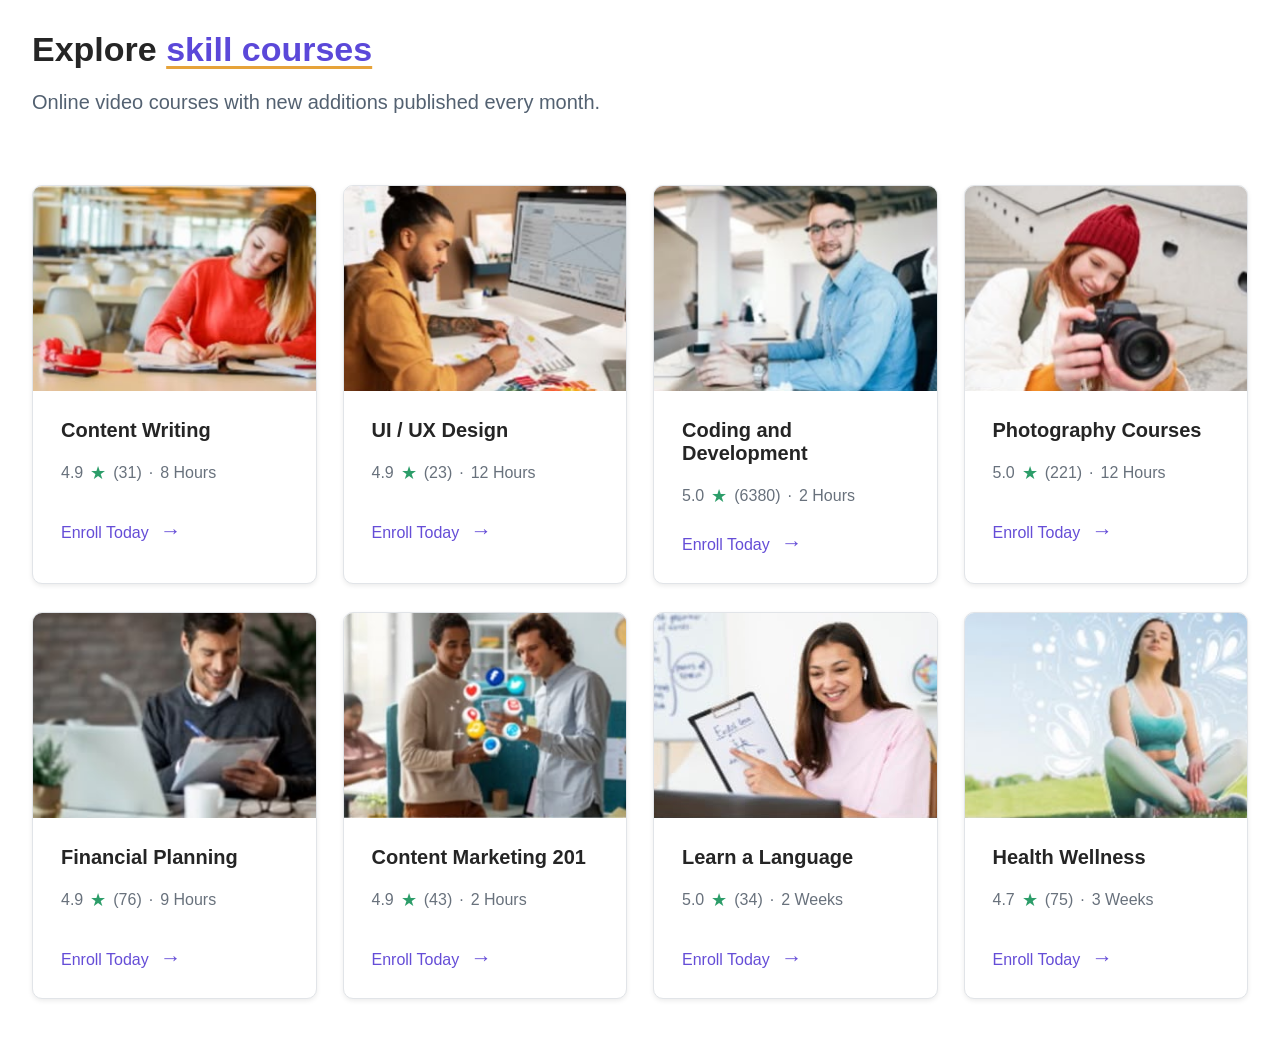
<file: figma/html/index.html>
<!DOCTYPE html>
<html lang="en">
<head>
  <meta charset="UTF-8">
  <meta name="viewport" content="width=device-width, initial-scale=1.0">
  <title>Skill Courses</title>
  <link rel="stylesheet" href="style.css">
</head>

<body>

  <section class="courses">

    <div class="header">
      <h1>
        Explore <a href="#">skill courses</a>
      </h1>
      <p>Online video courses with new additions published every month.</p>
    </div>

    <div class="course-grid">

      <div class="card">
        <img src="WhatsApp Image 2026-08-17 at 06.50.25.jpeg" alt="Content Writing">
        <div class="card-body">
          <h2>Content Writing</h2>
          <div class="meta">
            <span>4.9</span>
            <span class="star">★</span>
            <span>(31)</span>
            <span>·</span>
            <span>8 Hours</span>
          </div>
          <a href="#" class="enroll">Enroll Today <span>→</span></a>
        </div>
      </div>

      <div class="card">
        <img src="WhatsApp Image 2026-08-17 at 06.50.35.jpeg" alt="UI UX Design">
        <div class="card-body">
          <h2>UI / UX Design</h2>
          <div class="meta">
            <span>4.9</span>
            <span class="star">★</span>
            <span>(23)</span>
            <span>·</span>
            <span>12 Hours</span>
          </div>
          <a href="#" class="enroll">Enroll Today <span>→</span></a>
        </div>
      </div>

      <div class="card">
        <img src="WhatsApp Image 2026-08-17 at 06.50.45.jpeg" alt="Coding and Development">
        <div class="card-body">
          <h2>Coding and Development</h2>
          <div class="meta">
            <span>5.0</span>
            <span class="star">★</span>
            <span>(6380)</span>
            <span>·</span>
            <span>2 Hours</span>
          </div>
          <a href="#" class="enroll">Enroll Today <span>→</span></a>
        </div>
      </div>

      <div class="card">
        <img src="WhatsApp Image 2026-08-17 at 06.51.06.jpeg" alt="Photography Courses">
        <div class="card-body">
          <h2>Photography Courses</h2>
          <div class="meta">
            <span>5.0</span>
            <span class="star">★</span>
            <span>(221)</span>
            <span>·</span>
            <span>12 Hours</span>
          </div>
          <a href="#" class="enroll">Enroll Today <span>→</span></a>
        </div>
      </div>

      <div class="card">
        <img src="WhatsApp Image 2026-08-17 at 06.51.39.jpeg" alt="Financial Planning">
        <div class="card-body">
          <h2>Financial Planning</h2>
          <div class="meta">
            <span>4.9</span>
            <span class="star">★</span>
            <span>(76)</span>
            <span>·</span>
            <span>9 Hours</span>
          </div>
          <a href="#" class="enroll">Enroll Today <span>→</span></a>
        </div>
      </div>

      <div class="card">
        <img src="WhatsApp Image 2026-08-17 at 06.51.51 (1).jpeg" alt="Content Marketing">
        <div class="card-body">
          <h2>Content Marketing 201</h2>
          <div class="meta">
            <span>4.9</span>
            <span class="star">★</span>
            <span>(43)</span>
            <span>·</span>
            <span>2 Hours</span>
          </div>
          <a href="#" class="enroll">Enroll Today <span>→</span></a>
        </div>
      </div>

      <div class="card">
        <img src="WhatsApp Image 2026-08-17 at 06.52.10.jpeg" alt="Learn a Language">
        <div class="card-body">
          <h2>Learn a Language</h2>
          <div class="meta">
            <span>5.0</span>
            <span class="star">★</span>
            <span>(34)</span>
            <span>·</span>
            <span>2 Weeks</span>
          </div>
          <a href="#" class="enroll">Enroll Today <span>→</span></a>
        </div>
      </div>

      <div class="card">
        <img src="WhatsApp Image 2026-08-17 at 06.53.11.jpeg" alt="Health Wellness">
        <div class="card-body">
          <h2>Health Wellness</h2>
          <div class="meta">
            <span>4.7</span>
            <span class="star">★</span>
            <span>(75)</span>
            <span>·</span>
            <span>3 Weeks</span>
          </div>
          <a href="#" class="enroll">Enroll Today <span>→</span></a>
        </div>
      </div>

    </div>

  </section>

</body>
</html>
</file>
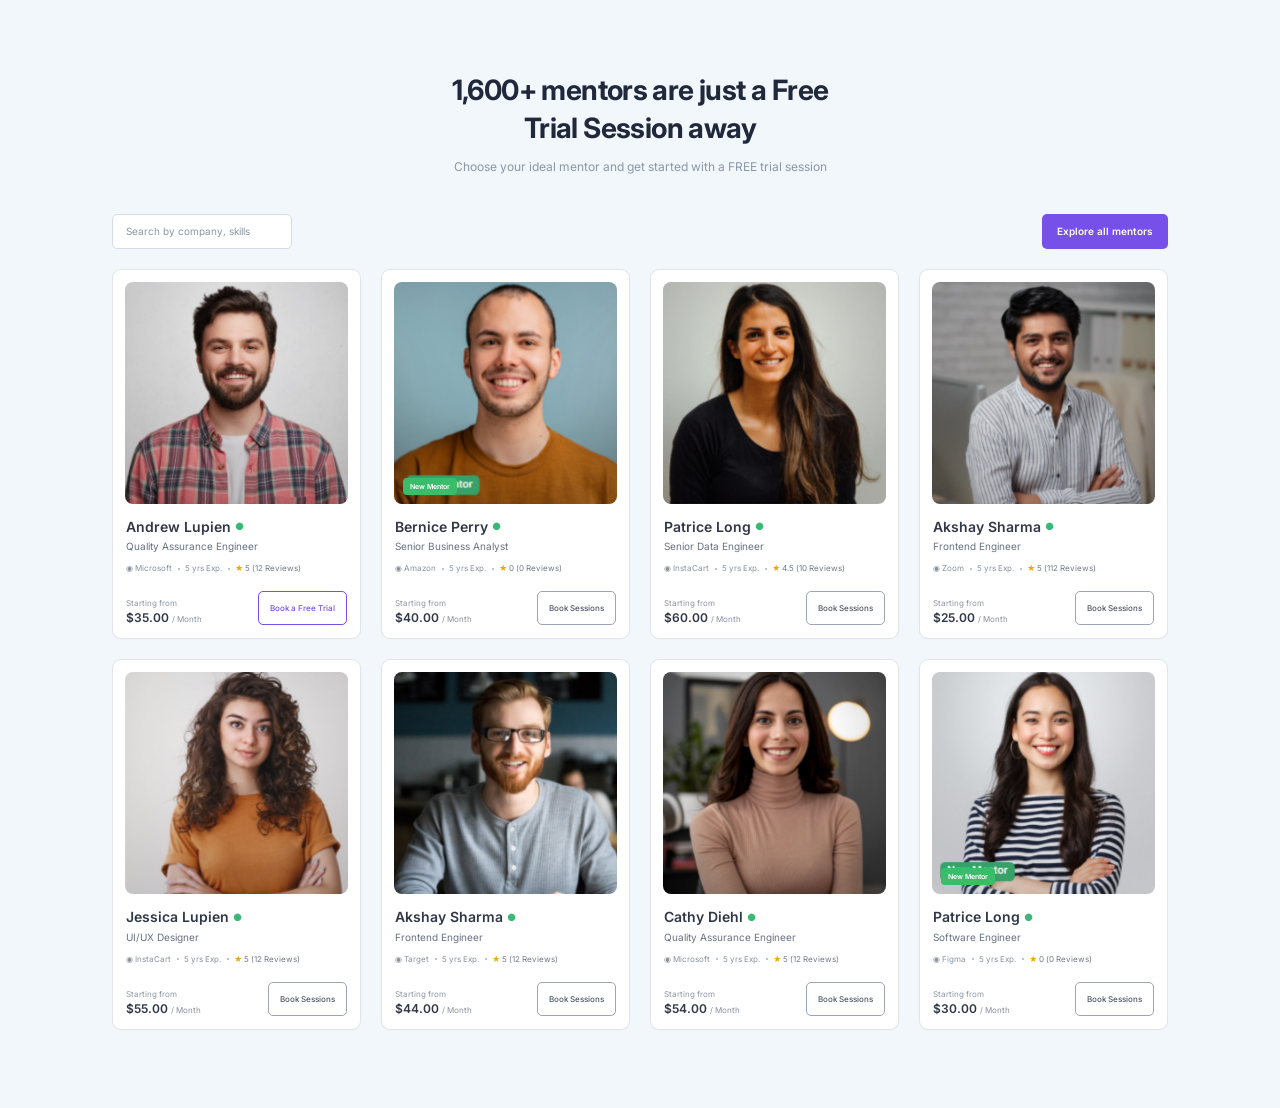
<file: figma/figma.html>
<!DOCTYPE html>
<html lang="en">
<head>
  <meta charset="UTF-8" />
  <meta name="viewport" content="width=device-width, initial-scale=1.0" />

  <title>Mentors</title>

  <link rel="preconnect" href="https://fonts.googleapis.com">
  <link rel="preconnect" href="https://fonts.gstatic.com" crossorigin>
  <link
    href="https://fonts.googleapis.com/css2?family=Inter:wght@400;500;600;700&display=swap"
    rel="stylesheet"
  />

  <link rel="stylesheet" href="style.css" />
</head>

<body>

  <main class="mentors-section">

    <div class="container">

      <!-- Header -->
      <header class="section-header">
        <h1>
          1,600+ mentors are just a Free<br class="desktop-break">
          Trial Session away
        </h1>

        <p>
          Choose your ideal mentor and get started with a FREE trial session
        </p>
      </header>


      <!-- Search / CTA -->
      <div class="toolbar">

        <div class="search-wrapper">
          <input
            type="search"
            placeholder="Search by company, skills"
            aria-label="Search mentors"
          />
        </div>

        <button class="explore-btn">
          Explore all mentors
        </button>

      </div>


      <!-- Mentor Grid -->
      <section class="mentor-grid">

        <!-- Card 1 -->
        <article class="mentor-card">

          <div class="mentor-image">
            <img src="WhatsApp Image 2026-08-11 at 23.11.35.jpeg" alt="Andrew Lupien">
          </div>

          <div class="mentor-content">

            <div class="mentor-name">
              <h2>Andrew Lupien</h2>
              <span class="verified">●</span>
            </div>

            <p class="role">Quality Assurance Engineer</p>

            <div class="details">
              <span>◉ Microsoft</span>
              <span>5 yrs Exp.</span>
              <span class="rating">★ 5 (12 Reviews)</span>
            </div>

            <div class="card-footer">

              <div class="price">
                <span>Starting from</span>
                <strong>$35.00</strong>
                <small>/ Month</small>
              </div>

              <button class="trial-btn">
                Book a Free Trial
              </button>

            </div>

          </div>
        </article>


        <!-- Card 2 -->
        <article class="mentor-card">

          <div class="mentor-image">
            <img src="WhatsApp Image 2026-08-11 at 23.11.47.jpeg" alt="Bernice Perry">

            <span class="new-badge">New Mentor</span>
          </div>

          <div class="mentor-content">

            <div class="mentor-name">
              <h2>Bernice Perry</h2>
              <span class="verified">●</span>
            </div>

            <p class="role">Senior Business Analyst</p>

            <div class="details">
              <span>◉ Amazon</span>
              <span>5 yrs Exp.</span>
              <span class="rating">★ 0 (0 Reviews)</span>
            </div>

            <div class="card-footer">

              <div class="price">
                <span>Starting from</span>
                <strong>$40.00</strong>
                <small>/ Month</small>
              </div>

              <button class="book-btn">
                Book Sessions
              </button>

            </div>

          </div>
        </article>


        <!-- Card 3 -->
        <article class="mentor-card">

          <div class="mentor-image">
            <img src="WhatsApp Image 2026-08-11 at 23.12.02.jpeg" alt="Patrice Long">
          </div>

          <div class="mentor-content">

            <div class="mentor-name">
              <h2>Patrice Long</h2>
              <span class="verified">●</span>
            </div>

            <p class="role">Senior Data Engineer</p>

            <div class="details">
              <span>◉ InstaCart</span>
              <span>5 yrs Exp.</span>
              <span class="rating">★ 4.5 (10 Reviews)</span>
            </div>

            <div class="card-footer">

              <div class="price">
                <span>Starting from</span>
                <strong>$60.00</strong>
                <small>/ Month</small>
              </div>

              <button class="book-btn">
                Book Sessions
              </button>

            </div>

          </div>
        </article>


        <!-- Card 4 -->
        <article class="mentor-card">

          <div class="mentor-image">
            <img src="WhatsApp Image 2026-08-11 at 23.12.11.jpeg" alt="Akshay Sharma">
          </div>

          <div class="mentor-content">

            <div class="mentor-name">
              <h2>Akshay Sharma</h2>
              <span class="verified">●</span>
            </div>

            <p class="role">Frontend Engineer</p>

            <div class="details">
              <span>◉ Zoom</span>
              <span>5 yrs Exp.</span>
              <span class="rating">★ 5 (112 Reviews)</span>
            </div>

            <div class="card-footer">

              <div class="price">
                <span>Starting from</span>
                <strong>$25.00</strong>
                <small>/ Month</small>
              </div>

              <button class="book-btn">
                Book Sessions
              </button>

            </div>

          </div>
        </article>


        <!-- Card 5 -->
        <article class="mentor-card">

          <div class="mentor-image">
            <img src="WhatsApp Image 2026-08-11 at 23.12.32 (1).jpeg" alt="Jessica Lupien">
          </div>

          <div class="mentor-content">

            <div class="mentor-name">
              <h2>Jessica Lupien</h2>
              <span class="verified">●</span>
            </div>

            <p class="role">UI/UX Designer</p>

            <div class="details">
              <span>◉ InstaCart</span>
              <span>5 yrs Exp.</span>
              <span class="rating">★ 5 (12 Reviews)</span>
            </div>

            <div class="card-footer">

              <div class="price">
                <span>Starting from</span>
                <strong>$55.00</strong>
                <small>/ Month</small>
              </div>

              <button class="book-btn">
                Book Sessions
              </button>

            </div>

          </div>
        </article>


        <!-- Card 6 -->
        <article class="mentor-card">

          <div class="mentor-image">
            <img src="WhatsApp Image 2026-08-11 at 23.12.45.jpeg" alt="Akshay Sharma">
          </div>

          <div class="mentor-content">

            <div class="mentor-name">
              <h2>Akshay Sharma</h2>
              <span class="verified">●</span>
            </div>

            <p class="role">Frontend Engineer</p>

            <div class="details">
              <span>◉ Target</span>
              <span>5 yrs Exp.</span>
              <span class="rating">★ 5 (12 Reviews)</span>
            </div>

            <div class="card-footer">

              <div class="price">
                <span>Starting from</span>
                <strong>$44.00</strong>
                <small>/ Month</small>
              </div>

              <button class="book-btn">
                Book Sessions
              </button>

            </div>

          </div>
        </article>


        <!-- Card 7 -->
        <article class="mentor-card">

          <div class="mentor-image">
            <img src="WhatsApp Image 2026-08-11 at 23.13.12.jpeg" alt="Cathy Diehl">
          </div>

          <div class="mentor-content">

            <div class="mentor-name">
              <h2>Cathy Diehl</h2>
              <span class="verified">●</span>
            </div>

            <p class="role">Quality Assurance Engineer</p>

            <div class="details">
              <span>◉ Microsoft</span>
              <span>5 yrs Exp.</span>
              <span class="rating">★ 5 (12 Reviews)</span>
            </div>

            <div class="card-footer">

              <div class="price">
                <span>Starting from</span>
                <strong>$54.00</strong>
                <small>/ Month</small>
              </div>

              <button class="book-btn">
                Book Sessions
              </button>

            </div>

          </div>
        </article>


        <!-- Card 8 -->
        <article class="mentor-card">

          <div class="mentor-image">
            <img src="WhatsApp Image 2026-08-11 at 23.14.55.jpeg" alt="Patrice Long">

            <span class="new-badge">New Mentor</span>
          </div>

          <div class="mentor-content">

            <div class="mentor-name">
              <h2>Patrice Long</h2>
              <span class="verified">●</span>
            </div>

            <p class="role">Software Engineer</p>

            <div class="details">
              <span>◉ Figma</span>
              <span>5 yrs Exp.</span>
              <span class="rating">★ 0 (0 Reviews)</span>
            </div>

            <div class="card-footer">

              <div class="price">
                <span>Starting from</span>
                <strong>$30.00</strong>
                <small>/ Month</small>
              </div>

              <button class="book-btn">
                Book Sessions
              </button>

            </div>

          </div>
        </article>

      </section>

    </div>

  </main>

</body>
</html>
</file>
<file: figma/html/style.css>
* {
  margin: 0;
  padding: 0;
  box-sizing: border-box;
}

body {
  font-family: Arial, Helvetica, sans-serif;
  background: #fff;
  color: #252525;
}

.courses {
  width: 100%;
  max-width: 1500px;
  margin: auto;
  padding: 30px 32px 40px;
}

/* Header */

.header {
  margin-bottom: 68px;
}

.header h1 {
  font-size: 34px;
  font-weight: 700;
  margin-bottom: 18px;
}

.header h1 a {
  color: #5b48d9;
  text-decoration: underline;
  text-decoration-color: #e6a33a;
  text-decoration-thickness: 3px;
  text-underline-offset: 5px;
}

.header p {
  color: #536171;
  font-size: 20px;
  line-height: 1.5;
}

/* Grid */

.course-grid {
  display: grid;
  grid-template-columns: repeat(4, 1fr);
  gap: 28px 26px;
}

/* Card */

.card {
  overflow: hidden;
  background: #fff;
  border: 1px solid #e1e4e8;
  border-radius: 10px;
  box-shadow: 0 2px 5px rgba(0, 0, 0, 0.08);
  transition: 0.25s ease;
}

.card:hover {
  transform: translateY(-5px);
  box-shadow: 0 8px 22px rgba(0, 0, 0, 0.12);
}

.card img {
  width: 100%;
  height: 205px;
  display: block;
  object-fit: cover;
}

.card-body {
  min-height: 180px;
  padding: 28px;
  display: flex;
  flex-direction: column;
}

.card-body h2 {
  font-size: 20px;
  font-weight: 600;
  margin-bottom: 20px;
}

.meta {
  display: flex;
  align-items: center;
  flex-wrap: wrap;
  gap: 7px;
  color: #68717c;
  font-size: 16px;
}

.star {
  color: #2c9d69;
  font-size: 18px;
}

.enroll {
  width: fit-content;
  margin-top: auto;
  padding-top: 24px;

  color: #654dd7;
  text-decoration: none;
  font-size: 16px;
  font-weight: 500;
}

.enroll span {
  display: inline-block;
  margin-left: 7px;
  font-size: 21px;
  transition: transform 0.2s ease;
}

.enroll:hover span {
  transform: translateX(4px);
}

/* Tablet */

@media (max-width: 1100px) {

  .courses {
    padding: 30px 24px;
  }

  .header {
    margin-bottom: 45px;
  }

  .header h1 {
    font-size: 30px;
  }

  .header p {
    font-size: 18px;
  }

  .course-grid {
    grid-template-columns: repeat(2, 1fr);
    gap: 24px;
  }

  .card img {
    height: 230px;
  }
}

/* Mobile */

@media (max-width: 650px) {

  .courses {
    padding: 24px 16px 35px;
  }

  .header {
    margin-bottom: 32px;
  }

  .header h1 {
    font-size: 26px;
    line-height: 1.25;
    margin-bottom: 12px;
  }

  .header p {
    font-size: 16px;
  }

  .course-grid {
    grid-template-columns: 1fr;
    gap: 20px;
  }

  .card img {
    height: 220px;
  }

  .card-body {
    min-height: 175px;
    padding: 22px 20px;
  }

  .card-body h2 {
    font-size: 18px;
    margin-bottom: 15px;
  }

  .meta {
    font-size: 15px;
  }

  .enroll {
    padding-top: 20px;
    font-size: 15px;
  }
}

/* Small phones */

@media (max-width: 400px) {

  .courses {
    padding-left: 12px;
    padding-right: 12px;
  }

  .header h1 {
    font-size: 23px;
  }

  .header p {
    font-size: 15px;
  }

  .card img {
    height: 190px;
  }

  .card-body {
    padding: 19px 17px;
  }
}
</file>
<file: figma/style.css>
/* =========================
   RESET
========================= */

* {
  margin: 0;
  padding: 0;
  box-sizing: border-box;
}

html {
  scroll-behavior: smooth;
}

body {
  font-family: "Inter", sans-serif;
  color: #20273a;
  background: #ffffff;
}


/* =========================
   SECTION
========================= */

.mentors-section {
  width: 100%;
  background: #f1f7fb;
  padding: 72px 0 78px;
}

.container {
  width: min(1056px, calc(100% - 48px));
  margin: 0 auto;
}


/* =========================
   HEADER
========================= */

.section-header {
  text-align: center;
  margin-bottom: 38px;
}

.section-header h1 {
  color: #20283b;
  font-size: 28px;
  line-height: 1.35;
  font-weight: 700;
  letter-spacing: -0.6px;
}

.section-header p {
  margin-top: 10px;
  color: #8b96a7;
  font-size: 12px;
  line-height: 1.5;
}


/* =========================
   TOOLBAR
========================= */

.toolbar {
  display: flex;
  justify-content: space-between;
  align-items: center;
  margin-bottom: 20px;
}

.search-wrapper input {
  width: 180px;
  height: 35px;
  padding: 0 13px;

  border: 1px solid #d5dce5;
  border-radius: 5px;

  background: #ffffff;

  color: #333;
  font-family: inherit;
  font-size: 10px;

  outline: none;

  transition: 0.2s ease;
}

.search-wrapper input::placeholder {
  color: #8d96a3;
}

.search-wrapper input:focus {
  border-color: #7651e8;
  box-shadow: 0 0 0 3px rgba(118, 81, 232, 0.1);
}


/* =========================
   BUTTONS
========================= */

button {
  font-family: inherit;
  cursor: pointer;
  transition:
    background 0.2s ease,
    border-color 0.2s ease,
    color 0.2s ease,
    transform 0.2s ease;
}

.explore-btn {
  height: 35px;
  padding: 0 15px;

  border: 0;
  border-radius: 5px;

  background: #7650e8;
  color: #ffffff;

  font-size: 10px;
  font-weight: 600;
}

.explore-btn:hover {
  background: #6742d7;
  transform: translateY(-1px);
}


/* =========================
   GRID
========================= */

.mentor-grid {
  display: grid;
  grid-template-columns: repeat(4, minmax(0, 1fr));
  gap: 20px;
}


/* =========================
   CARD
========================= */

.mentor-card {
  min-width: 0;

  background: #ffffff;
  border: 1px solid #e1e5ea;
  border-radius: 9px;

  overflow: hidden;

  box-shadow: 0 1px 2px rgba(25, 35, 50, 0.02);

  transition:
    transform 0.25s ease,
    box-shadow 0.25s ease;
}

.mentor-card:hover {
  transform: translateY(-3px);

  box-shadow:
    0 10px 25px rgba(30, 40, 60, 0.08);
}


/* =========================
   IMAGE
========================= */

.mentor-image {
  position: relative;

  margin: 12px 12px 0;

  height: 222px;

  overflow: hidden;

  border-radius: 8px;

  background: #e9edf0;
}

.mentor-image img {
  width: 100%;
  height: 100%;

  display: block;

  object-fit: cover;
}


/* New mentor badge */

.new-badge {
  position: absolute;
  left: 9px;
  bottom: 9px;

  padding: 4px 7px;

  border-radius: 4px;

  background: #39bd6b;
  color: #ffffff;

  font-size: 7px;
  font-weight: 600;
}


/* =========================
   CARD CONTENT
========================= */

.mentor-content {
  padding: 14px 13px 13px;
}

.mentor-name {
  display: flex;
  align-items: center;
  gap: 4px;
}

.mentor-name h2 {
  color: #303747;

  font-size: 14px;
  line-height: 1.25;
  font-weight: 600;
}

.verified {
  display: inline-flex;
  align-items: center;
  justify-content: center;

  color: #3bb878;

  font-size: 10px;
}

.role {
  margin-top: 4px;

  color: #677181;

  font-size: 10px;
  line-height: 1.4;
}


/* =========================
   DETAILS
========================= */

.details {
  display: flex;
  align-items: center;
  flex-wrap: wrap;

  gap: 6px;

  margin-top: 10px;

  color: #8a929d;

  font-size: 8px;
  line-height: 1.4;
}

.details span {
  white-space: nowrap;
}

.details span + span {
  position: relative;
  padding-left: 7px;
}

.details span + span::before {
  content: "";

  position: absolute;
  left: 0;
  top: 50%;

  width: 2px;
  height: 2px;

  border-radius: 50%;

  background: #aab0b8;

  transform: translateY(-50%);
}

.details .rating {
  color: #737b87;
}

.details .rating::first-letter {
  color: #eba900;
}


/* =========================
   FOOTER
========================= */

.card-footer {
  display: flex;
  align-items: flex-end;
  justify-content: space-between;

  gap: 8px;

  margin-top: 17px;
}

.price {
  display: flex;
  align-items: baseline;
  flex-wrap: wrap;

  column-gap: 3px;

  min-width: 0;
}

.price span {
  width: 100%;

  margin-bottom: 2px;

  color: #8c95a1;

  font-size: 8px;
}

.price strong {
  color: #303747;

  font-size: 12px;
  font-weight: 600;
}

.price small {
  color: #858e9a;

  font-size: 8px;
}


/* =========================
   CARD BUTTONS
========================= */

.trial-btn,
.book-btn {
  flex-shrink: 0;

  min-height: 34px;

  padding: 0 11px;

  border-radius: 5px;

  background: #ffffff;

  font-size: 8px;
  font-weight: 500;
}

.trial-btn {
  border: 1px solid #7650e8;
  color: #7650e8;
}

.trial-btn:hover {
  background: #7650e8;
  color: #ffffff;
}

.book-btn {
  border: 1px solid #9ca5b1;
  color: #4f5865;
}

.book-btn:hover {
  border-color: #7650e8;
  color: #7650e8;
}


/* =========================
   LARGE TABLET
========================= */

@media (max-width: 1050px) {

  .container {
    width: min(900px, calc(100% - 40px));
  }

  .mentor-grid {
    grid-template-columns: repeat(3, minmax(0, 1fr));
  }

}


/* =========================
   TABLET
========================= */

@media (max-width: 800px) {

  .mentors-section {
    padding: 55px 0 60px;
  }

  .container {
    width: min(680px, calc(100% - 32px));
  }

  .section-header h1 {
    font-size: 25px;
  }

  .mentor-grid {
    grid-template-columns: repeat(2, minmax(0, 1fr));
    gap: 16px;
  }

  .mentor-image {
    height: 250px;
  }

}


/* =========================
   MOBILE
========================= */

@media (max-width: 560px) {

  .mentors-section {
    padding: 45px 0 50px;
  }

  .container {
    width: calc(100% - 28px);
  }

  .section-header {
    margin-bottom: 28px;
  }

  .section-header h1 {
    font-size: 23px;
    line-height: 1.3;
  }

  .desktop-break {
    display: none;
  }

  .section-header p {
    max-width: 310px;
    margin: 10px auto 0;

    font-size: 11px;
  }


  /* Toolbar becomes stacked */

  .toolbar {
    display: grid;
    grid-template-columns: 1fr;
    gap: 10px;

    margin-bottom: 18px;
  }

  .search-wrapper input {
    width: 100%;
    height: 42px;

    font-size: 12px;
  }

  .explore-btn {
    width: 100%;
    height: 42px;

    font-size: 11px;
  }


  /* Single column */

  .mentor-grid {
    grid-template-columns: 1fr;
    gap: 16px;
  }

  .mentor-image {
    height: min(78vw, 330px);
  }

  .mentor-content {
    padding: 15px;
  }

  .mentor-name h2 {
    font-size: 15px;
  }

  .role {
    font-size: 11px;
  }

  .details {
    font-size: 9px;
  }

  .card-footer {
    margin-top: 18px;
  }

  .price strong {
    font-size: 13px;
  }

  .price span,
  .price small {
    font-size: 9px;
  }

  .trial-btn,
  .book-btn {
    min-height: 38px;
    padding: 0 14px;

    font-size: 9px;
  }

}


/* =========================
   SMALL MOBILE
========================= */

@media (max-width: 360px) {

  .section-header h1 {
    font-size: 21px;
  }

  .mentor-image {
    height: 245px;
  }

  .card-footer {
    align-items: center;
  }

  .trial-btn,
  .book-btn {
    padding: 0 10px;
  }

}
</file>
